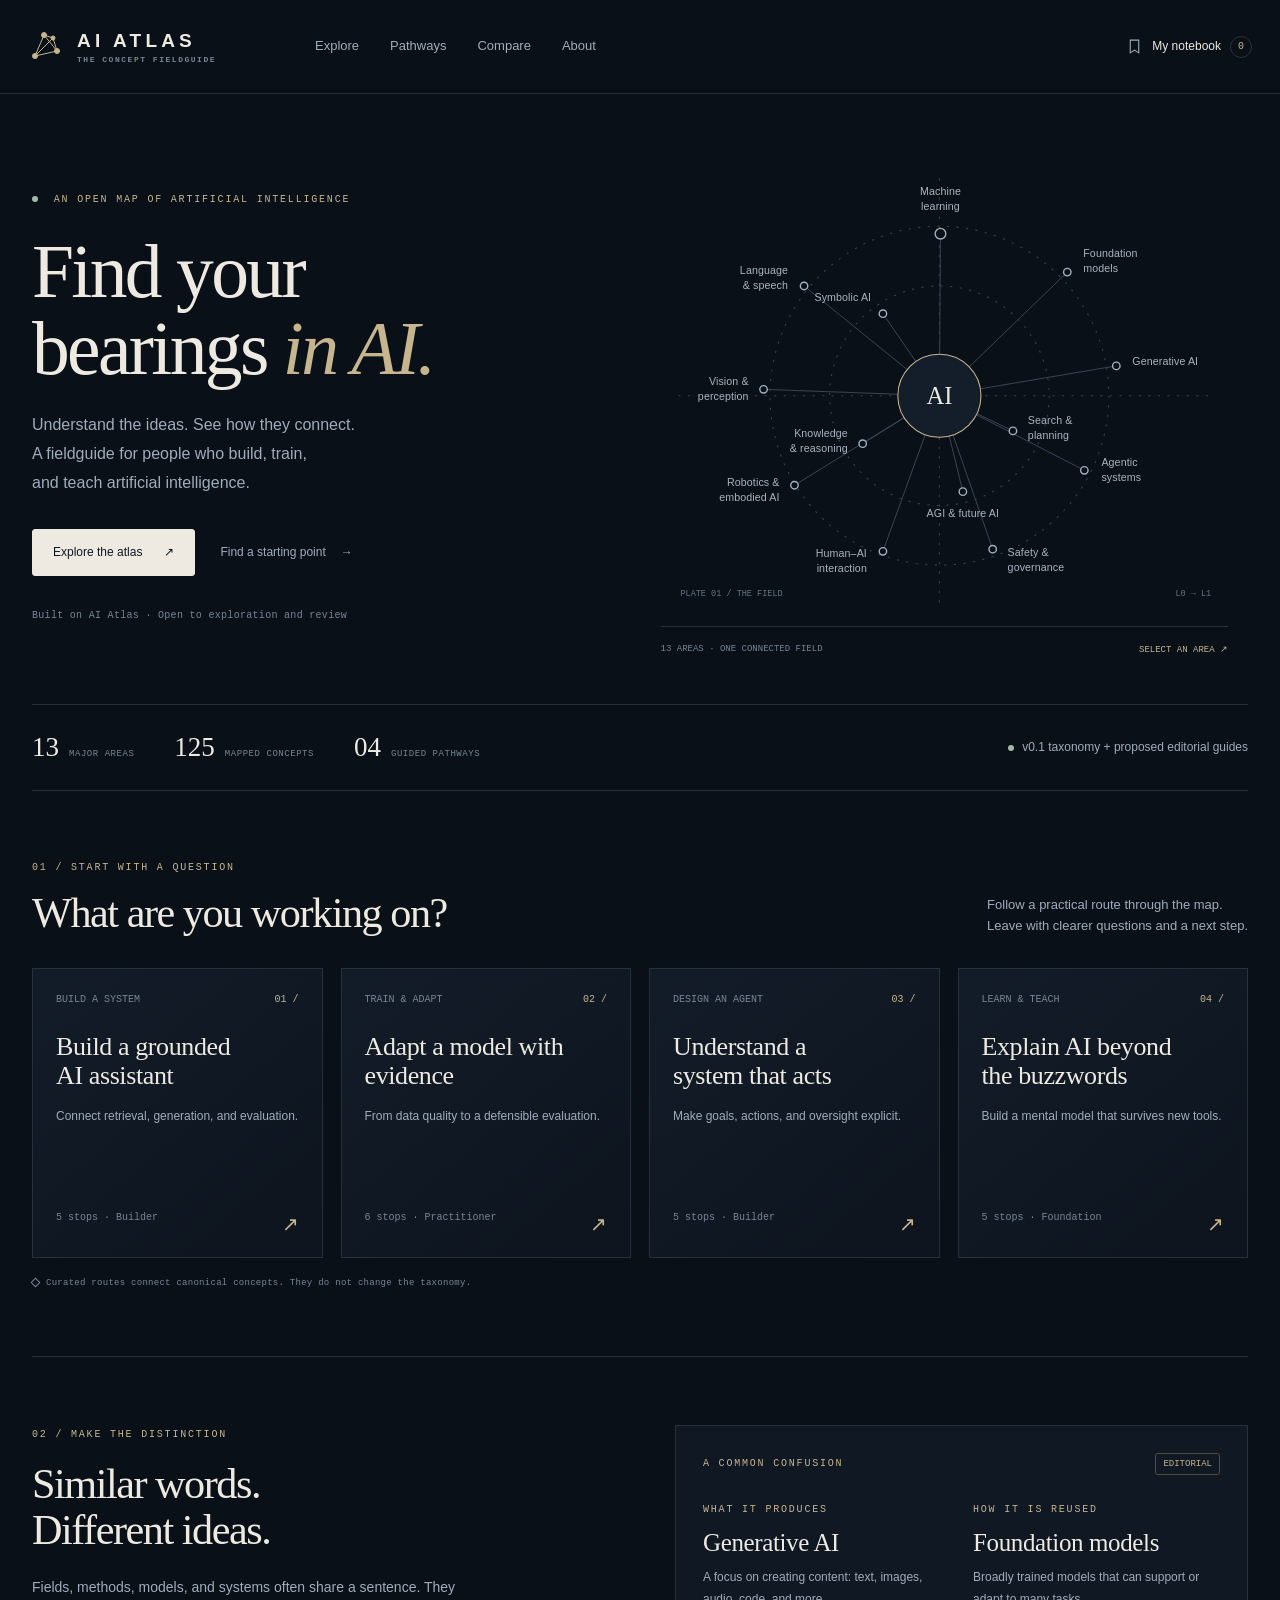
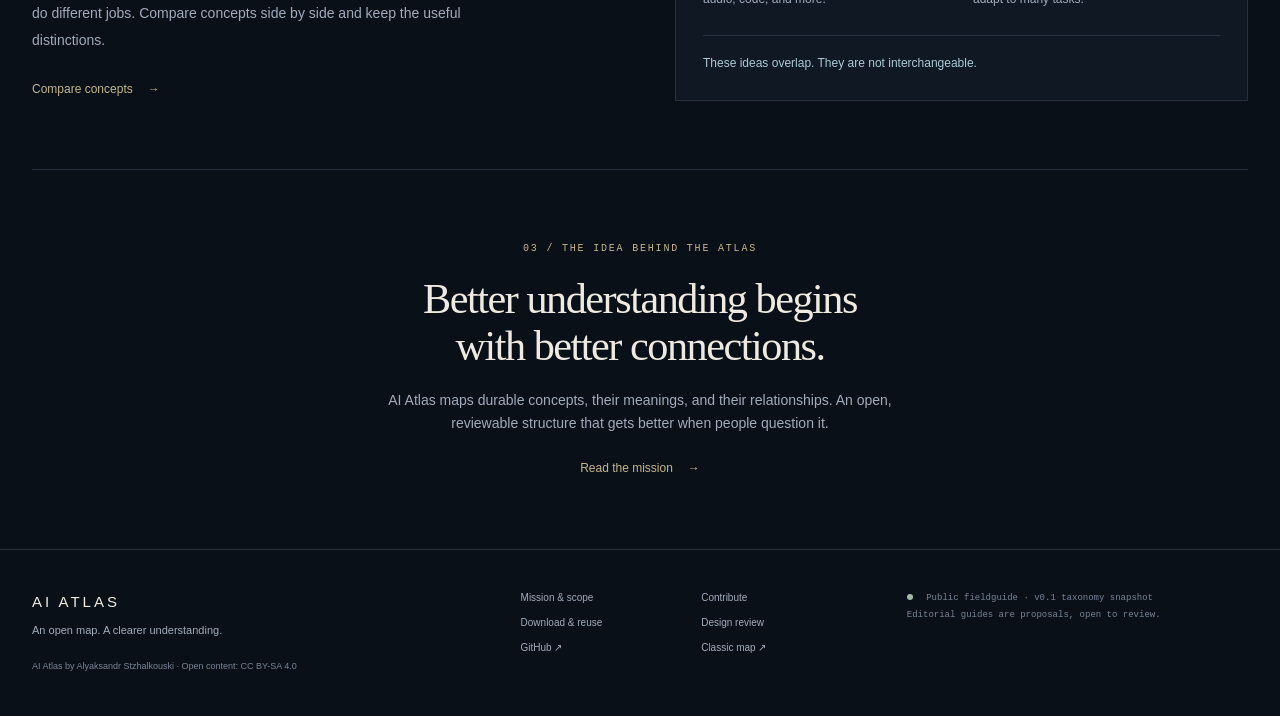
<file: index.html>
<!doctype html>
<html lang="en">
  <head>
    <meta charset="utf-8" />
    <meta http-equiv="refresh" content="0; url=viewer/" />
    <meta name="viewport" content="width=device-width, initial-scale=1" />
    <title>AI Atlas</title>
    <meta
      name="description"
      content="AI Atlas is an open, community-reviewed knowledge map of Artificial Intelligence, built on a structured taxonomy."
    />
    <link rel="canonical" href="viewer/" />
    <script defer src="https://cloud.umami.is/script.js" data-website-id="cd95cd52-d2f8-40e0-9c48-78f829b5700f"></script>
    <script>
      window.location.replace("viewer/");
    </script>
  </head>
  <body>
    <p>
      Redirecting to <a href="viewer/">AI Atlas viewer</a>…
    </p>
  </body>
</html>
</file>
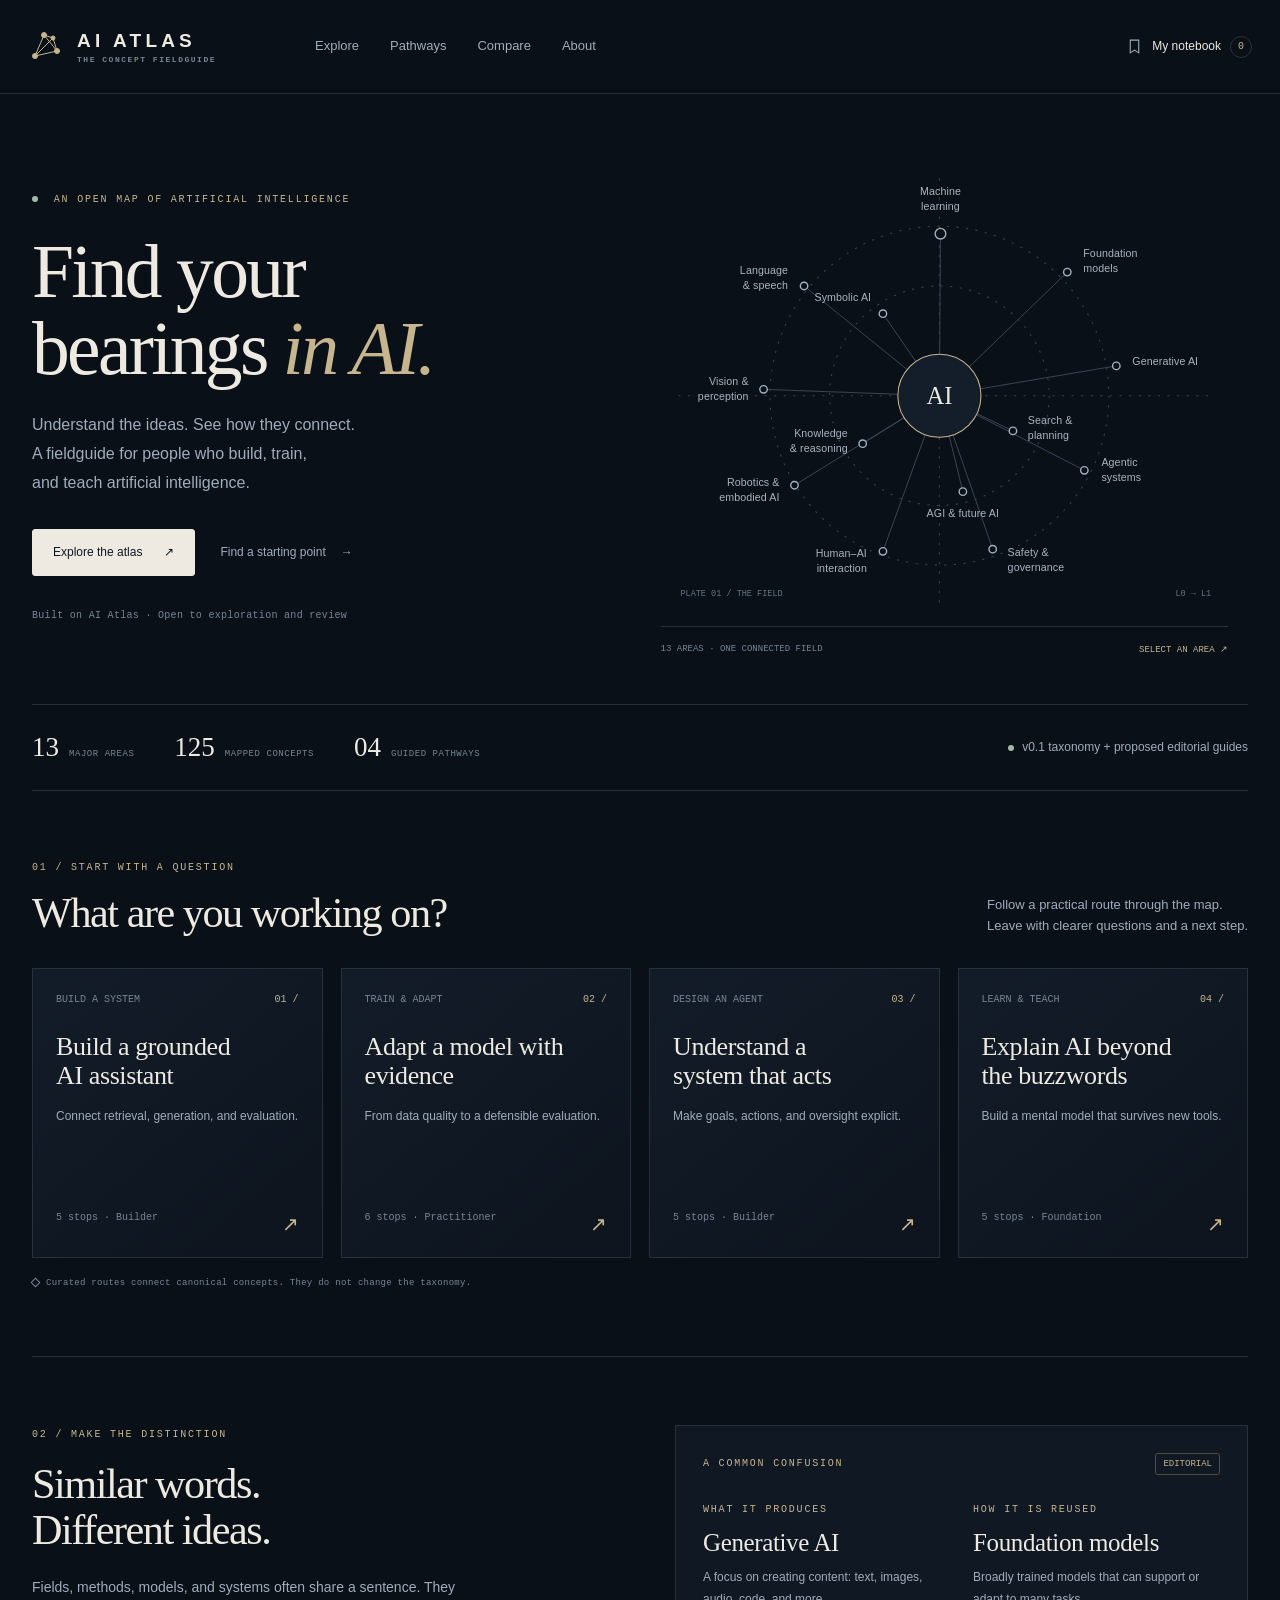
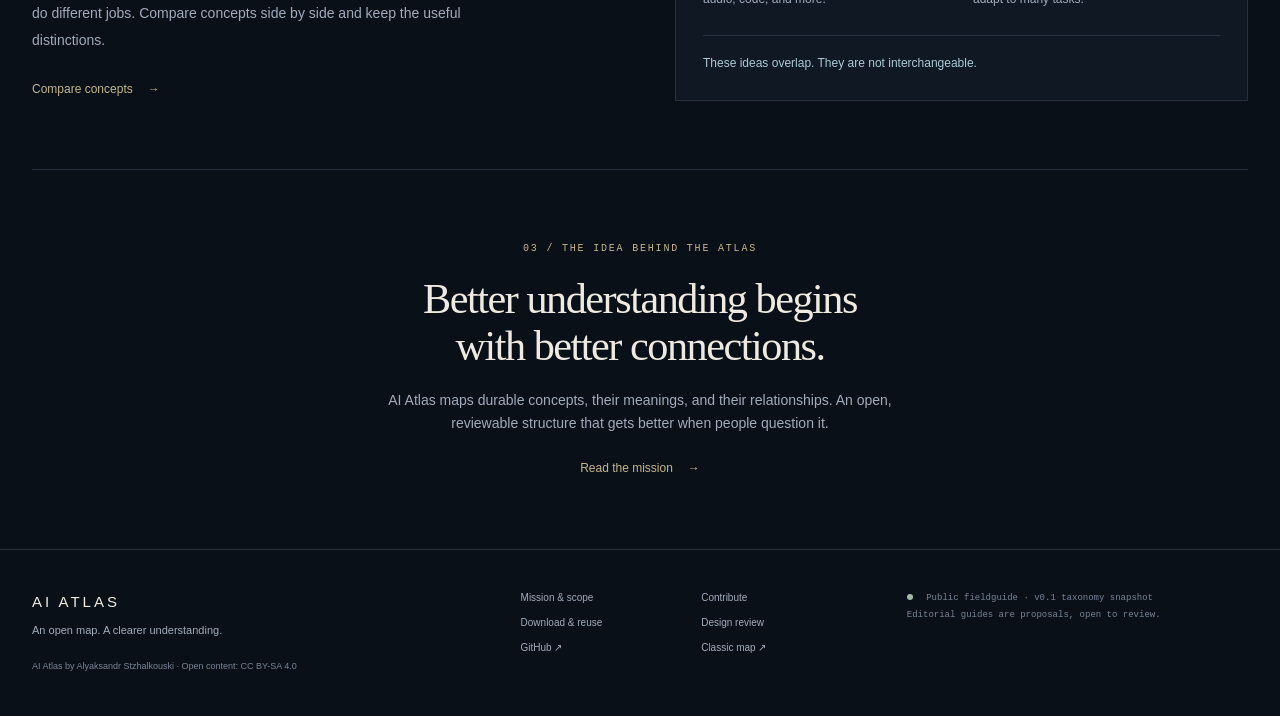
<file: viewer/index.html>
<!doctype html>
<html lang="en">
<head>
  <meta charset="utf-8">
  <meta name="viewport" content="width=device-width, initial-scale=1">
  <meta name="theme-color" content="#0a1018">
  <meta name="description" content="Find your bearings in AI. Explore 125 concepts, follow practical pathways, compare ideas, and build a field notebook. An open, community-reviewed knowledge map of Artificial Intelligence.">
  <link rel="canonical" href="https://ai-atlas-project.org/viewer/">
  <title>AI Atlas — Find your bearings in AI</title>
  <link rel="icon" href="./fieldguide/favicon.svg" type="image/svg+xml">
  <link rel="stylesheet" href="./fieldguide/styles.css">
  <script defer src="https://cloud.umami.is/script.js" data-website-id="cd95cd52-d2f8-40e0-9c48-78f829b5700f"></script>
  <script type="module" src="./fieldguide/app.mjs"></script>
</head>
<body>
  <a class="skip-link" href="#main">Skip to content</a>
  <header class="site-header">
    <a class="brand" href="#/" aria-label="AI Atlas home"><svg viewBox="0 0 36 36" aria-hidden="true"><path d="M7 28 16 7 29 23 7 28 25 10 29 23M16 7 25 10"/><circle cx="7" cy="28" r="2.5"/><circle cx="16" cy="7" r="2.5"/><circle cx="29" cy="23" r="2.5"/><circle cx="25" cy="10" r="2"/></svg><span>AI ATLAS<small>THE CONCEPT FIELDGUIDE</small></span></a>
    <button class="mobile-menu" aria-label="Open navigation" aria-expanded="false">Menu <span>☰</span></button>
    <nav class="main-nav" aria-label="Main navigation">
      <a href="#/explore" data-nav="explore">Explore</a>
      <a href="#/pathways" data-nav="pathways">Pathways</a>
      <a href="#/compare" data-nav="compare">Compare</a>
      <a href="#/about" data-nav="about">About</a>
    </nav>
    <a class="notebook-link" href="#/notebook" data-nav="notebook"><svg viewBox="0 0 24 24" aria-hidden="true"><path d="M6 3h12v18l-6-4-6 4z"/></svg>My notebook <span id="saved-count">0</span></a>
  </header>
  <main id="main" tabindex="-1"><div class="loading"><span class="eyebrow">AI ATLAS / FIELDGUIDE</span><h1>Unfolding the map.</h1><p>Loading the public taxonomy…</p></div></main>
  <footer class="site-footer">
    <div><a class="footer-brand" href="#/">AI ATLAS</a><p>An open map. A clearer understanding.</p><small>AI Atlas by Alyaksandr Stzhalkouski · Open content: CC BY-SA 4.0</small></div>
    <nav aria-label="Footer navigation"><a href="#/about">Mission & scope</a><a href="#/review">Contribute</a><a href="#/about?section=reuse">Download & reuse</a><a href="#/research">Design review</a><a href="https://github.com/ai-atlas-project/ai-atlas" target="_blank" rel="noopener noreferrer">GitHub ↗</a><a href="./classic.html" target="_blank" rel="noopener noreferrer">Classic map ↗</a></nav>
    <div class="footer-note"><span class="status-dot"></span> Public fieldguide · v0.1 taxonomy snapshot<br>Editorial guides are proposals, open to review.</div>
  </footer>
  <div id="toast" class="toast" role="status" aria-live="polite"></div>
  <noscript><div class="no-script">This interactive fieldguide needs JavaScript. <a href="./fieldguide/data/taxonomy.json">Download the full canonical taxonomy</a> or <a href="https://github.com/ai-atlas-project/ai-atlas">read AI Atlas on GitHub</a>.</div></noscript>
</body>
</html>
</file>
<file: viewer/fieldguide/styles.css>
.sr-only{position:absolute;width:1px;height:1px;padding:0;margin:-1px;overflow:hidden;clip:rect(0,0,0,0);white-space:nowrap;border:0}
:root{--bg:#0a1018;--panel:#101823;--panel2:#141e2a;--text:#eeeae2;--muted:#a0acbb;--dim:#778596;--line:#27313e;--accent:#c6b58e;--ice:#adc9d6;--green:#a1bba7;--serif:Georgia,'Times New Roman',serif;--sans:Inter,-apple-system,BlinkMacSystemFont,'Segoe UI',sans-serif;--mono:'SFMono-Regular',Consolas,monospace;color-scheme:dark;font-family:var(--sans);font-size:15px}
*{box-sizing:border-box}html{scroll-behavior:smooth;scroll-padding-top:90px}body{margin:0;background:var(--bg);color:var(--text);line-height:1.6}a{color:inherit;text-decoration:none}a:hover{color:var(--accent)}button,input,select,textarea{font:inherit}button,a,input,select,textarea{-webkit-tap-highlight-color:transparent}button{cursor:pointer;color:inherit}button:disabled{cursor:not-allowed;opacity:.45}button{background:none;border:0}h1,h2,h3,h4,p{margin:0}h1,h2{font-family:var(--serif);font-weight:400;letter-spacing:-.035em;line-height:1.1}h1{font-size:clamp(44px,5.5vw,78px)}h2{font-size:clamp(30px,3.3vw,46px)}h3{font-size:20px;font-weight:500;line-height:1.35;letter-spacing:-.015em}h4{font-size:16px;font-weight:500}p{color:var(--muted)}svg{display:block}button svg,a svg{pointer-events:none}::selection{background:#53606b;color:white}:focus-visible{outline:2px solid var(--accent);outline-offset:5px}input:focus-visible,textarea:focus-visible,select:focus-visible{outline-offset:2px}input,select,textarea{background:#0c131d;color:var(--text);border:1px solid var(--line);border-radius:5px;padding:12px 14px;max-width:100%}select{padding-right:30px}textarea{width:100%;resize:vertical;min-height:135px;line-height:1.65}input::placeholder,textarea::placeholder{color:#788697}label{display:block;color:var(--muted);font-size:13px;margin-bottom:6px}small{font-size:12px;color:var(--muted)}hr{border:0;border-top:1px solid var(--line);margin:28px 0}.skip-link{position:fixed;top:-100px;left:20px;background:var(--accent);color:var(--bg);z-index:100;padding:10px 20px}.skip-link:focus{top:10px}.site-header{height:94px;display:flex;align-items:center;gap:42px;padding:0 max(28px,calc((100vw - 1300px)/2));border-bottom:1px solid var(--line);position:relative;z-index:20;background:var(--bg)}.brand{display:flex;align-items:center;gap:13px;min-width:245px}.brand>svg{width:36px;height:36px;stroke:var(--accent);stroke-width:1;fill:var(--bg)}.brand>svg circle{fill:var(--accent)}.brand>span{font-size:19px;letter-spacing:.22em;font-weight:600;line-height:1.45}.brand small{display:block;font-family:var(--mono);font-size:8px;letter-spacing:.19em;color:var(--dim)}.main-nav{display:flex;gap:31px;align-self:stretch;align-items:center}.main-nav a{font-size:13px;color:var(--muted);height:100%;display:flex;align-items:center;position:relative}.main-nav a[aria-current=page]{color:var(--text)}.main-nav a[aria-current=page]:after{content:'';position:absolute;bottom:0;height:2px;background:var(--accent);width:100%}.notebook-link{display:flex;align-items:center;gap:9px;font-size:12px;margin-left:auto;white-space:nowrap}.notebook-link svg{width:17px;stroke:var(--muted);fill:none;stroke-width:1.5}.notebook-link span{display:grid;place-items:center;width:22px;height:22px;border:1px solid var(--line);border-radius:50%;font:10px var(--mono);color:var(--accent)}.mobile-menu{display:none}.wrap{max-width:1300px;margin:auto;padding:0 32px}.eyebrow{display:block;color:var(--accent);font:10px/1.8 var(--mono);letter-spacing:.18em;text-transform:uppercase}.status-dot{display:inline-block;width:6px;height:6px;border-radius:50%;background:var(--green);margin-right:8px}.hero{display:grid;grid-template-columns:1fr 1.05fr;min-height:610px;align-items:center;padding:48px 0 34px;gap:30px}.hero h1{margin:24px 0;max-width:560px;font-size:clamp(56px,5.9vw,84px);line-height:1.02}.hero h1 em{font-weight:400;color:var(--accent)}.hero-copy>p{font-size:16px;max-width:420px;line-height:1.8}.hero-actions{display:flex;align-items:center;gap:25px;margin-top:31px}.button{display:inline-flex;gap:22px;align-items:center;justify-content:center;padding:13px 20px;border:1px solid var(--line);border-radius:3px;font-size:12px;min-height:45px;transition:background .15s,color .15s}.button.primary{background:var(--text);border-color:var(--text);color:#101721}.button.primary:hover{background:var(--accent);border-color:var(--accent);color:#101721}.button:hover{border-color:var(--dim);background:var(--panel2)}.button.small{padding:8px 13px;min-height:36px;font-size:11px;gap:12px}.button.gold{border-color:#6b6048;color:var(--accent)}.text-link{font-size:12px;color:var(--muted);display:inline-flex;gap:15px;align-items:center}.hero-meta{margin-top:34px;font:10px var(--mono);color:var(--dim);letter-spacing:.03em}.hero-map{position:relative;min-width:0}.hero-map svg{width:100%;height:auto;overflow:visible}.hero-map .orbit{stroke:#354250;fill:none;stroke-width:1;stroke-dasharray:2 7}.hero-map .edge{stroke:#3b4859;stroke-width:.9;fill:none}.hero-map .node-label{fill:#a9b3bf;font:10px var(--sans);letter-spacing:.01em}.hero-map a:hover text{fill:var(--accent)}.hero-map a:hover circle{stroke:var(--accent);fill:var(--panel2)}.hero-map .point{fill:var(--bg);stroke:#a3b2c1;stroke-width:1.3}.hero-map .root{fill:#141e2a;stroke:var(--accent)}.hero-map .root-text{fill:var(--text);font:23px var(--serif)}.map-caption{display:flex;justify-content:space-between;font:9px var(--mono);color:var(--dim);border-top:1px solid var(--line);padding-top:17px;margin:0 20px}.map-caption span:last-child{color:var(--accent)}.facts-strip{border-top:1px solid var(--line);border-bottom:1px solid var(--line);display:flex;justify-content:space-between;padding:21px 0;align-items:center;gap:25px}.facts-strip>p{font-size:12px}.facts{display:flex;gap:40px}.fact{display:flex;align-items:baseline;gap:10px}.fact strong{font-family:var(--serif);font-size:27px;font-weight:400}.fact span{font:9px var(--mono);text-transform:uppercase;color:var(--dim);letter-spacing:.06em}.section{padding:68px 0}.section-head{display:flex;align-items:end;justify-content:space-between;margin-bottom:31px;gap:24px}.section-head .eyebrow{margin-bottom:13px}.section-head p{max-width:380px;font-size:13px}.path-grid{display:grid;grid-template-columns:repeat(4,1fr);gap:18px}.path-card{display:flex;flex-direction:column;border:1px solid var(--line);padding:25px 23px 21px;position:relative;min-height:290px;background:linear-gradient(140deg,#121c28,#0d141e);transition:transform .2s,border-color .2s}.path-card:hover{transform:translateY(-4px);border-color:#687078;color:var(--text)}.path-card .card-top{display:flex;align-items:center;justify-content:space-between;color:var(--dim);font:10px var(--mono);margin-bottom:27px}.path-card .card-top span:last-child{color:var(--accent)}.path-card h3{font:26px/1.13 var(--serif);max-width:205px;margin-bottom:16px}.path-card p{font-size:12px;line-height:1.8}.path-card .card-foot{margin-top:auto;padding-top:25px;display:flex;justify-content:space-between;color:var(--dim);font:10px var(--mono)}.path-card .card-foot .arrow{font:20px var(--sans);color:var(--accent)}.editorial-label{font:9px var(--mono);color:var(--dim);letter-spacing:.03em;display:flex;align-items:center;gap:7px;margin-top:20px}.editorial-label:before{content:'';width:5px;height:5px;border:1px solid var(--dim);transform:rotate(45deg)}.feature-row{display:grid;grid-template-columns:1fr 1fr;gap:70px;border-top:1px solid var(--line);align-items:center}.feature-copy h2{margin:17px 0 20px;max-width:420px}.feature-copy p{max-width:440px;font-size:14px;line-height:1.9}.feature-copy .text-link{margin-top:27px;color:var(--accent)}.distinction{background:var(--panel);border:1px solid var(--line);padding:27px}.distinction-top{display:flex;justify-content:space-between;align-items:center;margin-bottom:26px}.distinction-grid{display:grid;grid-template-columns:1fr 1fr;gap:23px}.distinction-grid h3{font:25px var(--serif);margin:10px 0}.distinction-grid p{font-size:12px;line-height:1.8}.distinction-foot{border-top:1px solid var(--line);margin-top:25px;padding-top:18px;font-size:12px;color:var(--ice)}.manifesto{border-top:1px solid var(--line);text-align:center;padding:70px 20px}.manifesto h2{max-width:800px;margin:18px auto 20px}.manifesto p{max-width:570px;margin:auto;font-size:14px}.manifesto .text-link{margin-top:25px;color:var(--accent)}.site-footer{border-top:1px solid var(--line);max-width:1300px;margin:0 auto;padding:40px 32px;display:grid;grid-template-columns:1.3fr 1fr 1fr;gap:45px}.footer-brand{font-size:15px;letter-spacing:.2em}.site-footer p{font-size:11px;margin:8px 0 12px}.site-footer small{font-size:9px;color:var(--dim)}.site-footer nav{display:grid;grid-template-columns:1fr 1fr;align-content:start;gap:9px 20px;font-size:10px;color:var(--muted)}.footer-note{font:9px/1.9 var(--mono);color:var(--dim)}.page-top{padding:52px 0 33px}.page-top h1{font-size:clamp(39px,4vw,56px);margin:15px 0 17px}.page-top p{max-width:680px;font-size:14px}.page-top.split{display:flex;justify-content:space-between;align-items:end;gap:30px}.tag{display:inline-flex;align-items:center;border:1px solid var(--line);border-radius:3px;padding:3px 7px;font:9px/1.6 var(--mono);color:var(--muted)}.tag.draft{color:var(--accent);border-color:#554c39}.tag.stable{color:var(--green)}.tag.speculative,.tag.emerging{color:#c5ae95}.tag-row{display:flex;flex-wrap:wrap;gap:6px}.search-box{position:relative;flex:1;min-width:170px}.search-box svg{position:absolute;left:15px;top:15px;width:17px;stroke:var(--muted);fill:none;stroke-width:1.5;pointer-events:none}.search-box input{width:100%;padding-left:43px;min-height:46px}.search-box kbd{position:absolute;right:12px;top:12px;border:1px solid var(--line);padding:0 7px;border-radius:3px;color:var(--dim);font:12px/21px var(--mono)}.toolbar{display:flex;gap:12px;align-items:end;margin-bottom:18px;flex-wrap:wrap}.toolbar label{font-size:10px}.toolbar select{font-size:11px;min-height:46px;max-width:220px}.segmented{display:flex;border:1px solid var(--line);border-radius:4px;padding:4px;gap:2px;min-height:45px;align-items:center}.segmented button{font-size:11px;padding:8px 12px;border-radius:2px;color:var(--muted)}.segmented button[aria-pressed=true]{background:#25303e;color:var(--text)}.explorer{display:grid;grid-template-columns:235px minmax(290px,1fr) 325px;border:1px solid var(--line);min-height:650px;margin-bottom:22px;background:#0d141e}.concept-index{padding:17px 9px 17px 16px;border-right:1px solid var(--line);overflow-y:auto;max-height:780px;scrollbar-width:thin;scrollbar-color:#354251 transparent}.index-title{padding:0 7px 15px;font:9px var(--mono);color:var(--dim);display:flex;justify-content:space-between;align-items:center}.index-item{display:flex;gap:9px;padding:9px 10px;border-radius:3px;font-size:11px;line-height:1.5;color:var(--muted);border-left:2px solid transparent}.index-item .node-dot{width:4px;height:4px;border:1px solid #8595a8;border-radius:50%;margin-top:6px;flex-shrink:0}.index-item.level-1{font-weight:500;color:var(--text);margin-top:8px}.index-item.level-2{padding-left:21px;font-size:10px}.index-item[aria-current=true]{background:#1c2836;border-left-color:var(--accent);color:var(--text)}.index-item:hover{background:var(--panel2)}.map-column{padding:22px 18px;min-width:0}.map-heading{display:flex;align-items:start;gap:12px;justify-content:space-between}.map-heading span{font:9px/1.6 var(--mono);color:var(--dim)}.map-heading strong{display:block;font-size:12px;font-weight:400;color:var(--text);margin-top:4px}.tree-map{position:relative;margin-top:28px}.tree-parent{text-align:center;display:block;border:1px solid #5d6262;background:#19222d;padding:17px 10px;max-width:260px;margin:auto;font:19px/1.3 var(--serif)}.tree-stem{width:1px;height:30px;background:var(--line);margin:auto}.tree-children{position:relative;display:grid;grid-template-columns:repeat(2,minmax(0,1fr));gap:12px 13px;padding-top:20px;border-top:1px solid var(--line)}.tree-child{position:relative;min-height:70px;border:1px solid #303c4b;display:flex;align-items:center;justify-content:space-between;padding:12px;font-size:11px;line-height:1.4;background:#111b28;gap:5px;transition:border-color .15s,background .15s}.tree-child:before{content:'';width:1px;height:21px;background:var(--line);position:absolute;left:50%;top:-21px}.tree-child:not(:nth-child(-n+2)):before{display:none}.tree-child span:last-child{font:9px var(--mono);color:var(--dim)}.tree-child:hover,.tree-child.selected{background:#22303e;border-color:var(--accent);color:var(--text)}.map-legend{margin-top:23px;font:9px/1.8 var(--mono);color:var(--dim)}.map-legend:before{content:'';display:inline-block;width:22px;border-top:1px solid #546374;margin-right:8px;vertical-align:middle}.concept-detail{padding:24px 23px;background:var(--panel);border-left:1px solid var(--line);min-width:0}.concept-detail h2{font-size:30px;line-height:1.18;margin:13px 0 15px;overflow-wrap:anywhere}.concept-detail>p{font-size:13px;line-height:1.8;margin:15px 0}.concept-id{font:9px var(--mono);color:var(--dim);overflow-wrap:anywhere;margin-top:14px}.detail-section{margin-top:23px;padding-top:20px;border-top:1px solid var(--line)}.detail-section h3{font:10px var(--mono);color:var(--accent);letter-spacing:.06em;margin-bottom:10px;text-transform:uppercase}.detail-section p{font-size:12px;line-height:1.8}.detail-actions{display:flex;flex-wrap:wrap;gap:7px;margin-top:20px}.detail-actions .button{font-size:10px;padding:9px 11px;min-height:34px;gap:8px}.context-link{display:block;font-size:11px;color:var(--ice);margin:8px 0;line-height:1.7}.detail-section details{font-size:11px;color:var(--muted)}summary{cursor:pointer;font-size:12px;color:var(--muted)}details[open]>summary{margin-bottom:12px}.detail-section details p{font-size:11px}.source-link{display:block;padding:9px 0;border-bottom:1px solid var(--line);font-size:11px;color:var(--ice)}.source-link small{display:block;font-size:9px;color:var(--dim)}.explorer.list-mode{grid-template-columns:minmax(200px,1fr) minmax(330px,1.2fr)}.explorer.list-mode .map-column{display:none}.explorer.list-mode .concept-index{padding:20px;max-height:760px}.explorer.list-mode .index-item{font-size:13px}.explorer.list-mode .index-item.level-2{font-size:12px}.explorer.list-mode .concept-detail{padding:32px}.empty{padding:50px 25px;text-align:center;border:1px solid var(--line);background:var(--panel);margin:20px 0}.empty h2{font-size:30px;margin-bottom:14px}.empty p{font-size:13px;max-width:560px;margin:auto}.empty .button{margin-top:24px}.empty.compact{padding:25px 10px;font-size:11px}.empty.compact p{font-size:11px}.related-strip{border:1px solid var(--line);padding:24px;margin:0 0 45px}.related-strip h3{font:23px var(--serif);margin-bottom:6px}.related-strip>p{font-size:12px}.relation-row{display:grid;grid-template-columns:1fr 160px 1fr;gap:20px;align-items:center;padding:15px 0;border-bottom:1px solid var(--line);font-size:12px}.relation-row a{color:var(--ice)}.relation-label{color:var(--accent);font:10px var(--mono)}.relation-row:last-child{border-bottom:0}.term-results{margin:0 0 20px;display:grid;grid-template-columns:repeat(2,1fr);gap:15px}.term-card{padding:21px;border:1px solid #514937;background:#171d25}.term-card h3{font:24px var(--serif);margin:7px 0}.term-card p{font-size:12px;margin-bottom:15px}.term-card .context-link{display:inline-block;margin:4px 12px 4px 0}.page-bottom{margin-bottom:60px}.pathways-page .path-card{min-height:330px}.pathways-page .path-card h3{font-size:30px;max-width:none}.pathways-page .path-grid{grid-template-columns:repeat(2,1fr)}.path-card .path-outcome{border-top:1px solid var(--line);margin-top:21px;padding-top:17px;font-size:12px}.path-outcome strong{font-size:9px;color:var(--accent);font-family:var(--mono);text-transform:uppercase;display:block;margin-bottom:8px}.pathway-layout{display:grid;grid-template-columns:240px 1fr;gap:55px;padding-bottom:60px;align-items:start}.pathway-aside{position:sticky;top:25px;border-top:1px solid var(--line);padding-top:25px}.pathway-aside h3{font:24px var(--serif);margin-bottom:12px}.pathway-aside p{font-size:12px}.progress-label{display:flex;justify-content:space-between;font:10px var(--mono);color:var(--muted);margin:25px 0 9px}.progress-track{height:3px;background:var(--line);margin-bottom:15px}.progress-fill{height:100%;background:var(--accent)}.step{position:relative;padding:28px 0 28px 60px;border-top:1px solid var(--line)}.step-number{position:absolute;left:0;top:29px;width:32px;height:32px;border:1px solid var(--line);border-radius:50%;display:grid;place-items:center;font:11px var(--mono);color:var(--accent)}.step.complete .step-number{background:var(--accent);color:var(--bg);border-color:var(--accent)}.step h2{font:29px/1.2 var(--serif);margin-bottom:16px}.step>p{font-size:14px;line-height:1.85}.step .concept-chip{display:inline-flex;font-size:11px;color:var(--ice);border:1px solid #334252;padding:5px 9px;margin:17px 0}.check-label{display:flex;align-items:start;gap:12px;padding:16px;background:var(--panel);border:1px solid var(--line);font-size:12px;color:var(--text);cursor:pointer;margin:0}.check-label input{width:16px;height:16px;flex-shrink:0;margin:2px 0 0;accent-color:var(--accent)}.source-grid{display:grid;grid-template-columns:repeat(2,1fr);gap:17px;margin:25px 0}.source-card{border:1px solid var(--line);padding:21px;background:var(--panel)}.source-card h3{font-size:14px;margin:8px 0}.source-card p{font-size:11px;line-height:1.8}.source-card .eyebrow{font-size:8px}.preset-row{display:flex;flex-wrap:wrap;gap:9px;margin-bottom:25px}.preset-row button{font-size:11px;border:1px solid var(--line);padding:9px 13px;border-radius:3px}.preset-row button:hover,.preset-row button[aria-pressed=true]{background:var(--panel2);border-color:#70808f}.comparison-controls{display:flex;gap:15px;align-items:end;margin-bottom:27px}.comparison-controls>div{flex:1;min-width:0}.comparison-controls select{width:100%;font-size:12px}.comparison-wrap{overflow-x:auto;border:1px solid var(--line);margin-bottom:30px}.comparison-table{border-collapse:collapse;width:100%;table-layout:fixed;min-width:650px;font-size:12px;line-height:1.8}.comparison-table th,.comparison-table td{text-align:left;vertical-align:top;padding:22px;border-bottom:1px solid var(--line);border-right:1px solid var(--line)}.comparison-table th:first-child{width:145px;font:10px/1.7 var(--mono);color:var(--dim);font-weight:400;text-transform:uppercase}.comparison-table thead{background:var(--panel2)}.comparison-table thead th{font:27px/1.2 var(--serif);font-weight:400}.comparison-table td{color:var(--muted)}.comparison-table td a{color:var(--ice)}.comparison-table tr:last-child>*{border-bottom:0}.comparison-table tr>*:last-child{border-right:0}.insight{padding:24px 28px;background:var(--panel);border-left:2px solid var(--accent);margin-bottom:30px}.insight .eyebrow{margin-bottom:10px}.insight p{font-size:14px;line-height:1.9;max-width:1000px}.notebook-layout{display:grid;grid-template-columns:280px 1fr;gap:35px;margin-bottom:60px}.notebook-summary{background:var(--panel);border:1px solid var(--line);padding:24px;height:fit-content}.notebook-summary h2{font-size:28px;margin-bottom:15px}.notebook-summary p{font-size:12px;line-height:1.8}.notebook-summary .button{width:100%;margin-top:13px}.note-card{border:1px solid var(--line);padding:25px;margin-bottom:18px;background:var(--panel)}.note-card h3{font:27px var(--serif);margin:5px 0 12px}.note-card .card-top{display:flex;justify-content:space-between;gap:15px}.note-card textarea{margin-top:6px;min-height:110px;font-size:13px}.note-card .definition{font-size:12px;margin-bottom:18px}.remove-button{color:var(--dim);font-size:11px;align-self:start;padding:5px}.remove-button:hover{color:var(--text)}.brief-card{margin-bottom:27px}.brief-card h2{font-size:28px;margin-bottom:17px}.brief-card textarea{font-size:13px}.note-status{font:9px var(--mono);color:var(--dim);margin-top:9px}.notebook-summary .progress-item{margin-top:25px}.progress-item a{font-size:11px}.progress-item .progress-label{margin-top:8px}.body-grid{display:grid;grid-template-columns:240px 1fr;gap:60px;padding:10px 0 60px}.body-grid aside{border-top:1px solid var(--line);padding-top:20px;align-self:start;position:sticky;top:25px}.body-grid aside a{display:block;font-size:12px;color:var(--muted);padding:9px 0}.prose{max-width:840px}.prose section{padding:25px 0 35px;border-top:1px solid var(--line)}.prose h2{font-size:35px;margin-bottom:19px}.prose h3{margin:26px 0 13px}.prose p{font-size:14px;line-height:1.9;margin:12px 0}.prose ul,.prose ol{color:var(--muted);font-size:13px;line-height:1.9;padding-left:20px}.prose li{padding-bottom:8px}.prose a:not(.button){color:var(--ice);text-decoration:underline;text-decoration-color:#40515e;text-underline-offset:4px}.prose code{font-family:var(--mono);font-size:11px;color:var(--accent);overflow-wrap:anywhere}.prose table{border-collapse:collapse;width:100%;font-size:12px;color:var(--muted);margin:20px 0}.prose th,.prose td{padding:15px 10px;text-align:left;vertical-align:top;border-bottom:1px solid var(--line)}.prose th{color:var(--text);font-weight:400}.review-form{border:1px solid var(--line);padding:30px;background:var(--panel);margin-bottom:28px}.review-form input,.review-form select,.review-form textarea{width:100%;margin-bottom:20px;font-size:13px}.review-form label{color:var(--text);font-size:12px}.review-form .form-row{display:grid;grid-template-columns:1fr 1fr;gap:20px}.review-form p{font-size:12px;margin-top:15px}.review-form textarea{min-height:150px}.review-preview{white-space:pre-wrap;padding:20px;background:var(--bg);font:11px/1.9 var(--mono);color:var(--muted);max-height:400px;overflow:auto;border:1px solid var(--line)}.toast{position:fixed;bottom:25px;left:50%;transform:translate(-50%,20px);max-width:calc(100vw - 40px);padding:12px 22px;background:#e4dfd3;color:#101721;border-radius:4px;font-size:12px;box-shadow:0 6px 35px #0008;z-index:100;opacity:0;pointer-events:none;transition:all .2s}.toast.visible{opacity:1;transform:translate(-50%,0)}.loading{min-height:60vh;display:flex;flex-direction:column;align-items:center;justify-content:center;gap:25px;padding:35px;text-align:center}.no-script{padding:30px}.alert{padding:15px 20px;border:1px solid #766048;color:#dbbf96;font-size:12px;background:#211f1d;margin-bottom:20px}.breadcrumbs{display:flex;flex-wrap:wrap;gap:9px;font-size:11px;color:var(--dim);margin-bottom:20px}.breadcrumbs a{color:var(--muted)}.back-link{display:inline-flex;align-items:center;gap:10px;font-size:11px;color:var(--muted);margin-bottom:18px}.text-area-note{font:10px var(--mono);color:var(--dim);margin:12px 0 20px}.route-heading:focus{outline:none}.error-list{color:var(--muted);font-size:13px}.muted{color:var(--muted)}.thin-divider{margin-top:35px;border-top:1px solid var(--line)}.wide-note{max-width:850px;font-size:13px;line-height:1.9;padding:25px 0}.filter-reset{font-size:10px;color:var(--accent);white-space:nowrap;padding:11px}.download-row{display:flex;flex-wrap:wrap;gap:10px;margin:22px 0}.save-active{color:var(--accent)!important;border-color:#706044!important}.source-note{font:10px/1.8 var(--mono);color:var(--dim);margin-bottom:18px}.source-note a{color:var(--muted)}
@media(min-width:1450px){.hero{min-height:660px}.hero-map{padding:10px}.site-header{gap:70px}}
@media(max-width:1100px){.site-header{gap:25px;padding:0 25px}.brand{min-width:210px}.main-nav{gap:22px}.hero h1{font-size:66px}.hero{min-height:560px}.path-grid{grid-template-columns:repeat(2,1fr)}.path-card{min-height:255px}.path-card h3{max-width:100%}.facts{gap:25px}.explorer{grid-template-columns:205px minmax(260px,1fr)}.explorer .map-column{display:none}.explorer .concept-detail{padding:28px}.concept-index{max-height:800px}.feature-row{gap:35px}.site-footer{grid-template-columns:1.3fr 1fr}.footer-note{grid-column:1/-1}.pathway-layout{grid-template-columns:200px 1fr;gap:30px}}
@media(max-width:760px){.site-header{height:78px;padding:0 20px;gap:15px;flex-wrap:wrap}.brand{min-width:0;margin-right:auto;gap:9px}.brand>span{font-size:16px}.brand>svg{width:30px}.brand small{font-size:6px}.mobile-menu{display:flex;gap:12px;font-size:11px;padding:8px}.notebook-link{font-size:0;gap:5px;margin-left:0}.notebook-link svg{width:18px}.notebook-link span{font-size:9px}.main-nav{display:none;position:absolute;top:77px;left:0;right:0;background:var(--panel);border-bottom:1px solid var(--line);padding:15px 22px;height:auto;gap:25px;z-index:30}.main-nav.open{display:flex}.main-nav a{padding:10px 0}.wrap{padding:0 22px}.hero{grid-template-columns:1fr;gap:5px;padding:43px 0 25px}.hero h1{font-size:clamp(51px,11vw,72px);max-width:550px;margin-top:20px}.hero-copy>p{font-size:14px;max-width:450px}.hero-actions{gap:20px;margin-top:24px}.hero-meta{margin-top:24px;font-size:9px}.hero-map{max-width:530px;margin:20px auto 0;width:100%}.hero-map .node-label{font-size:11px}.map-caption{font-size:8px}.facts-strip{align-items:start;gap:16px;flex-direction:column;padding:20px 0}.facts{width:100%;justify-content:space-between;gap:12px}.fact strong{font-size:24px}.fact span{font-size:8px}.facts-strip>p{font-size:10px}.section{padding:45px 0}.section-head{align-items:start;flex-direction:column;gap:14px;margin-bottom:25px}.section-head h2{font-size:34px}.section-head p{font-size:12px}.path-grid{gap:12px}.path-card{padding:19px;min-height:285px}.path-card h3{font-size:25px}.path-card .card-top{font-size:8px;gap:10px;margin-bottom:22px}.path-card p{font-size:11px}.path-card .card-foot{font-size:9px}.feature-row{grid-template-columns:1fr;gap:25px}.feature-copy h2{font-size:38px}.feature-copy p{font-size:13px}.distinction{padding:23px}.distinction-grid h3{font-size:23px}.manifesto{padding:46px 0}.manifesto h2{font-size:35px}.manifesto p{font-size:12px}.site-footer{padding:30px 22px;grid-template-columns:1fr;gap:25px}.footer-note{grid-column:auto}.site-footer nav{max-width:380px;gap:11px}.page-top{padding-top:34px}.page-top h1{font-size:42px}.page-top.split{align-items:start;flex-direction:column;gap:18px}.page-top p{font-size:13px}.toolbar{gap:8px}.search-box{flex-basis:100%}.toolbar>div:not(.search-box){flex:1}.toolbar select{width:100%;max-width:100%;font-size:10px;min-height:40px;padding:9px 20px 9px 8px}.segmented{display:none}.explorer,.explorer.list-mode{grid-template-columns:1fr;min-height:0}.concept-index,.explorer.list-mode .concept-index{border-right:0;border-bottom:1px solid var(--line);max-height:265px;padding:15px}.index-item{font-size:12px}.index-item.level-2{font-size:11px}.explorer .concept-detail,.explorer.list-mode .concept-detail{border-left:0;padding:25px}.concept-detail h2{font-size:34px;overflow-wrap:normal}.concept-detail>p{font-size:14px}.detail-section p{font-size:13px}.detail-actions .button{font-size:11px}.related-strip{padding:20px}.relation-row{grid-template-columns:1fr;gap:5px;font-size:13px}.relation-label{font-size:10px}.term-results{grid-template-columns:1fr}.pathways-page .path-grid{grid-template-columns:1fr}.pathways-page .path-card{min-height:270px}.pathway-layout{grid-template-columns:1fr;gap:25px}.pathway-aside{position:static;border:1px solid var(--line);padding:21px;background:var(--panel)}.pathway-aside .sources-aside{display:none}.pathway-aside .progress-label{margin-top:18px}.step{padding-left:45px}.step-number{width:28px;height:28px;top:30px}.step h2{font-size:28px}.step>p{font-size:13px}.source-grid{grid-template-columns:1fr}.comparison-controls{flex-direction:column;align-items:stretch;gap:12px}.comparison-table th:first-child{width:115px}.comparison-table th,.comparison-table td{padding:15px}.comparison-table thead th{font-size:22px}.comparison-table{min-width:650px}.preset-row button{font-size:10px}.notebook-layout{grid-template-columns:1fr;gap:25px}.notebook-summary{padding:22px}.notebook-summary .button{width:auto;margin-right:8px}.notebook-summary .progress-item{display:none}.note-card{padding:21px}.body-grid{grid-template-columns:1fr;gap:20px}.body-grid aside{display:flex;flex-wrap:wrap;gap:6px 20px;position:static;padding-top:15px}.body-grid aside a{font-size:11px}.prose h2{font-size:31px}.prose p{font-size:13px}.prose table{font-size:11px}.prose th,.prose td{padding:12px 6px}.review-form{padding:21px}.review-form .form-row{grid-template-columns:1fr;gap:0}.eyebrow{font-size:9px}.source-note{font-size:9px}.page-bottom{margin-bottom:35px}}
@media(max-width:380px){.path-grid{grid-template-columns:1fr}.path-card{min-height:230px}.brand small{display:none}.hero h1{font-size:49px}.hero-actions{gap:12px}.text-link{font-size:11px}.hero-map .node-label{font-size:11.5px}.fact{gap:6px}}
@media(prefers-reduced-motion:reduce){html{scroll-behavior:auto}*,*:before,*:after{animation:none!important;transition:none!important}}
@media print{body{background:white;color:#111;font-size:11pt}.site-header,.site-footer,.toast,.toolbar,.hero-map,.mobile-menu,.notebook-summary,.remove-button,.detail-actions,.download-row{display:none!important}.wrap{max-width:none;padding:0}.notebook-layout,.pathway-layout,.body-grid{display:block}.note-card,.insight,.step,.source-card{background:white!important;border-color:#ccc;break-inside:avoid}.note-card textarea,.brief-card textarea{color:#111;background:white;border:0;min-height:180px}p,small,.muted{color:#444}.tag{color:#333;border-color:#aaa}h1,h2,h3{color:#111}.eyebrow{color:#555}a{color:#222}main{padding:15px}.page-top{padding-top:0}.pathway-aside{position:static}.path-card{background:white}}
@media(max-width:760px){.toolbar>div:nth-child(2){flex-basis:100%}.toolbar select{font-size:12px}.hero-map .node-label{font-size:14px}}

/* Worked cases remain readable and scroll within the pathway on narrow screens. */
.pathway-layout>*{min-width:0}
.practice-case{margin:24px 0;padding-top:20px;border-top:1px solid var(--line)}
.practice-case h3{margin-bottom:12px}
.practice-case .comparison-wrap{margin:16px 0;max-width:100%}
.practice-table{width:100%;min-width:440px;border-collapse:collapse;font-size:14px;line-height:1.6}
.practice-table th,.practice-table td{padding:14px;text-align:left;vertical-align:top;border-bottom:1px solid var(--line)}
.practice-table th:first-child{width:29%}
.practice-table td{color:var(--muted)}
.practice-sources{margin-top:18px}
</file>
